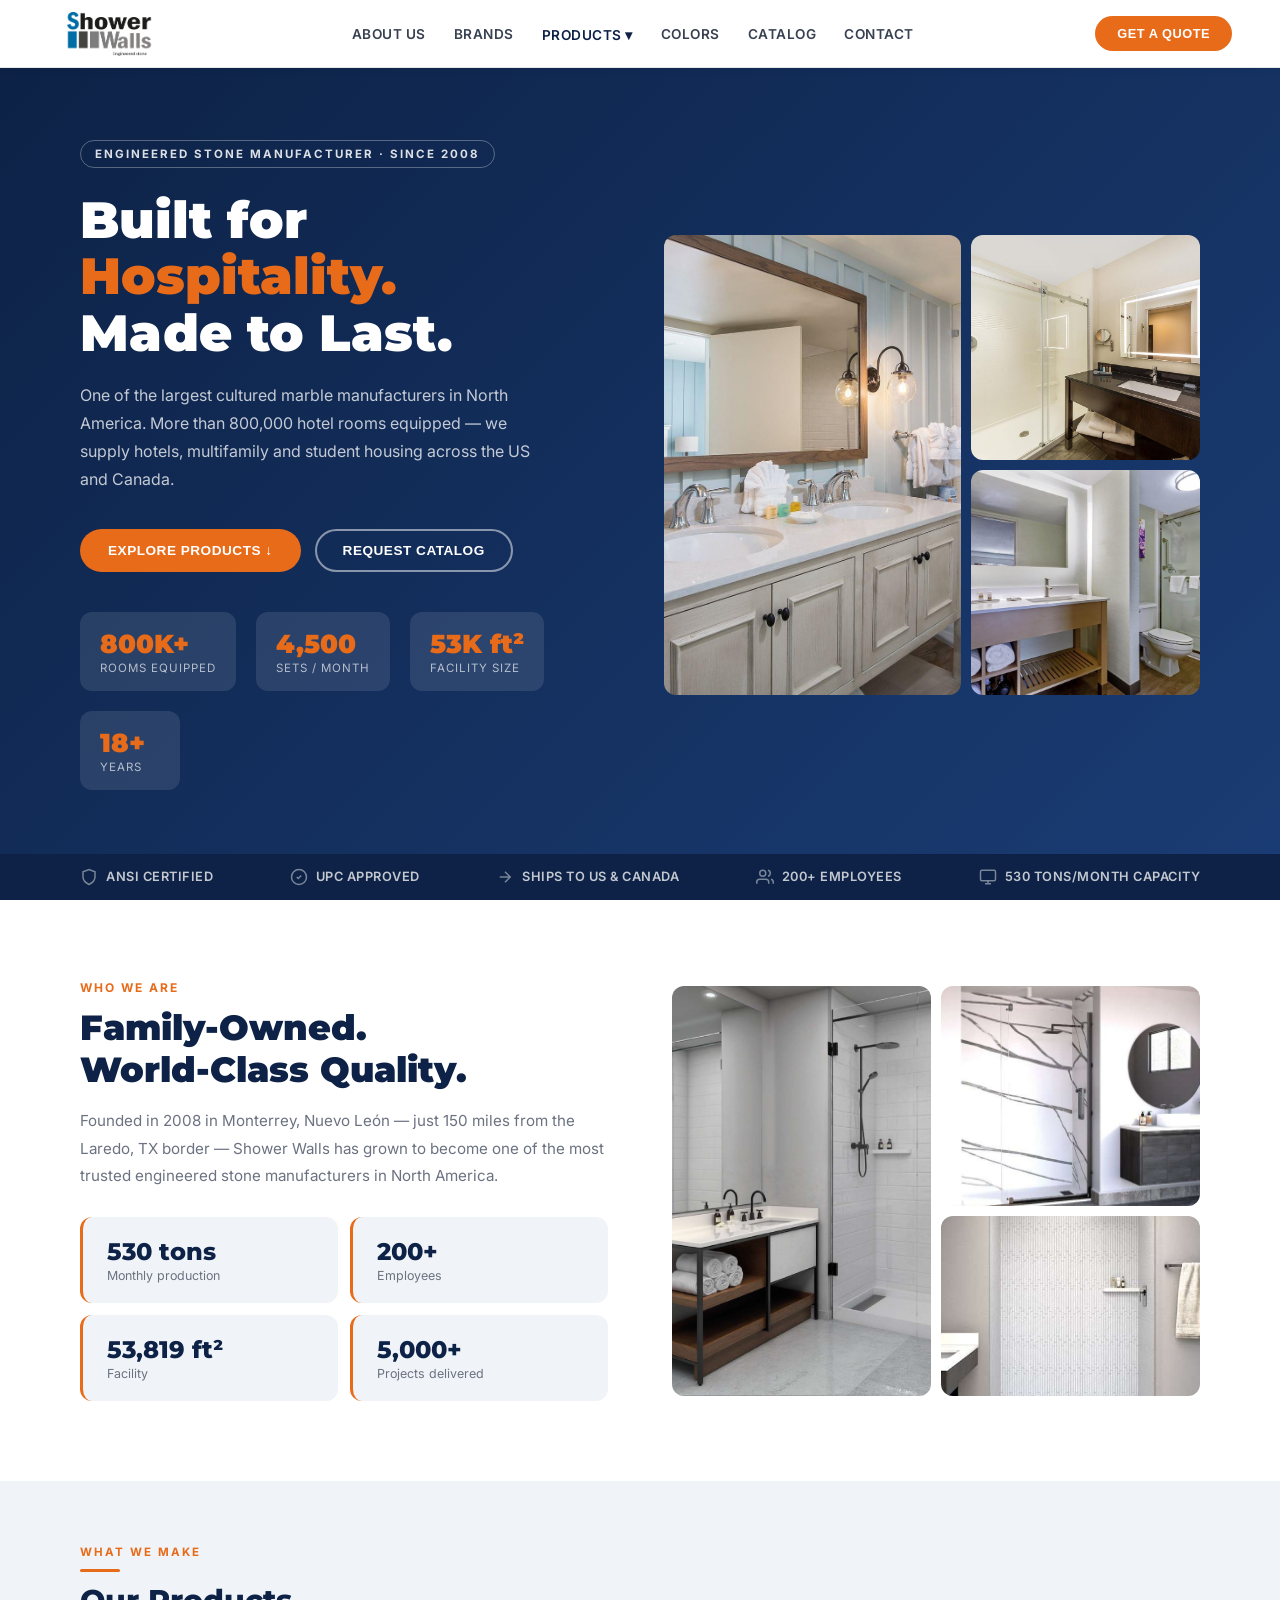
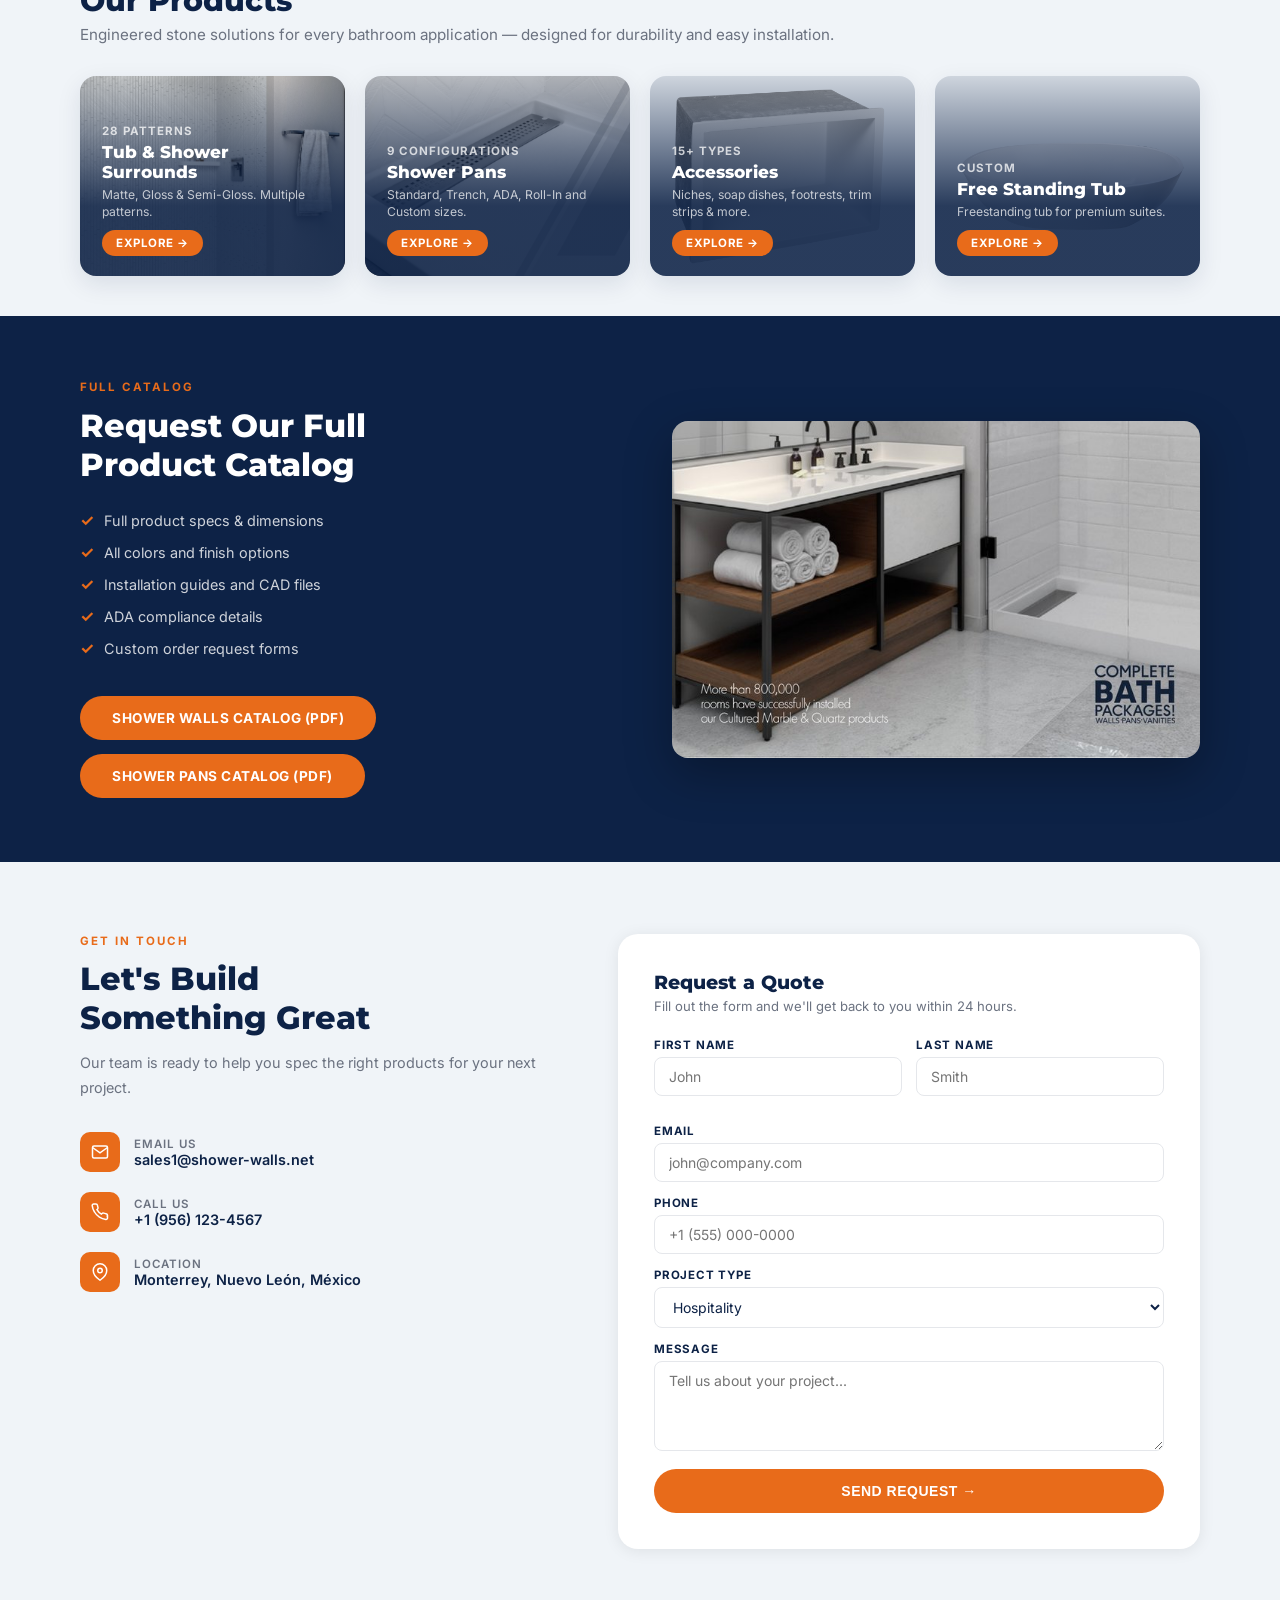
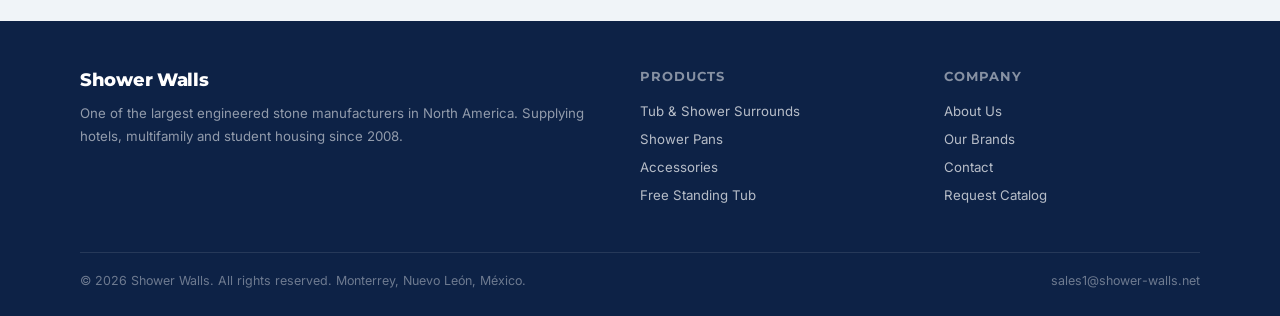
<file: index.html>
<!DOCTYPE html>
<html lang="en">
<head>
<meta charset="UTF-8"/>
<meta name="viewport" content="width=device-width,initial-scale=1.0"/>
<title>Shower Walls — Engineered Stone Manufacturer</title>
<!-- Google tag (gtag.js) -->
<script async src="https://www.googletagmanager.com/gtag/js?id=G-NM9H4ZJV7M"></script>
<script>
  window.dataLayer = window.dataLayer || [];
  function gtag(){dataLayer.push(arguments);}
  gtag('js', new Date());
  gtag('config', 'G-NM9H4ZJV7M');
</script>
<meta name="description" content="One of the largest cultured marble manufacturers in North America. Tub &amp; shower surrounds, shower pans and accessories for hospitality, multifamily and student housing."/>
<meta property="og:title" content="Shower Walls — Engineered Stone Manufacturer"/>
<meta property="og:description" content="Tub &amp; shower surrounds, shower pans and accessories for hospitality, multifamily and student housing. Made in Monterrey, México."/>
<meta property="og:image" content="https://shower-walls.net/images/Theory_SW_1.jpg"/>
<meta property="og:type" content="website"/>
<link href="https://fonts.googleapis.com/css2?family=Montserrat:wght@400;600;700;800;900&family=Inter:wght@300;400;500;600&display=swap" rel="stylesheet"/>
<link rel="stylesheet" href="css/style.css"/>
</head>
<body>

<!-- NAV -->
<nav>
  <div class="nav-logo">
    <img src="images/sw-logo.png" alt="Shower Walls" style="height:44px;width:auto"/>
  </div>
  <div class="nav-links" id="nav-links">
    <a href="#about">About Us</a>
    <a href="https://shower-walls.net" target="_blank">Brands</a>
    <div class="nav-dropdown" id="products-dropdown">
      <button type="button" class="nav-dropdown-toggle active" onclick="document.getElementById('products-dropdown').classList.toggle('open')">Products ▾</button>
      <div class="nav-dropdown-menu">
        <div class="nav-dropdown-menu-inner">
        <a href="surrounds.html">Tub &amp; Shower Surrounds</a>
        <a href="pans.html">Shower Pans</a>
        <a href="accessories.html">Accessories</a>
        <a href="tub.html">Free Standing Tub</a>
        </div>
      </div>
    </div>
    <a href="colors.html">Colors</a>
    <a href="#download">Catalog</a>
    <a href="#contact">Contact</a>
  </div>
  <button class="nav-burger" onclick="document.getElementById('nav-links').classList.toggle('open')" aria-label="Menu"><span></span><span></span><span></span></button>
  <button class="nav-cta" onclick="document.getElementById('contact').scrollIntoView({behavior:'auto'})">Get a Quote</button>
</nav>

<!-- HERO -->
<section class="hero">
  <div class="hero-content">
    <div class="hero-tag">Engineered Stone Manufacturer · Since 2008</div>
    <h1>Built for<br/><span>Hospitality.</span><br/>Made to Last.</h1>
    <p class="hero-desc">One of the largest cultured marble manufacturers in North America. More than 800,000 hotel rooms equipped — we supply hotels, multifamily and student housing across the US and Canada.</p>
    <div class="hero-btns">
      <button class="btn-hero-primary" onclick="document.getElementById('products').scrollIntoView({behavior:'auto'})">Explore Products ↓</button>
      <button class="btn-hero-outline" onclick="document.getElementById('download').scrollIntoView({behavior:'auto'})">Request Catalog</button>
    </div>
    <div class="hero-stats">
      <div class="stat-box"><div class="stat-num">800K+</div><div class="stat-label">Rooms Equipped</div></div>
      <div class="stat-box"><div class="stat-num">4,500</div><div class="stat-label">Sets / Month</div></div>
      <div class="stat-box"><div class="stat-num">53K ft²</div><div class="stat-label">Facility Size</div></div>
      <div class="stat-box"><div class="stat-num">18+</div><div class="stat-label">Years</div></div>
    </div>
  </div>
  <div class="hero-images">
    <div class="hero-img"><img src="images/lifestyle-hero-coastal-vanity.jpg" alt="Hotel bathroom with engineered stone shower surround and double vanity"/></div>
    <div class="hero-img"><img src="images/lifestyle-hero-modern-vanity.jpg" alt="Modern hotel vanity with backlit mirror"/></div>
    <div class="hero-img"><img src="images/lifestyle-hero-modern-shower.jpg" alt="Hotel bathroom with glass shower door"/></div>
  </div>
</section>

<!-- TRUST BAR -->
<div class="trust-bar">
  <div class="trust-item">
    <svg width="18" height="18" fill="none" stroke="currentColor" stroke-width="2" viewBox="0 0 24 24"><path d="M12 22s8-4 8-10V5l-8-3-8 3v7c0 6 8 10 8 10z"/></svg>
    ANSI Certified
  </div>
  <div class="trust-item">
    <svg width="18" height="18" fill="none" stroke="currentColor" stroke-width="2" viewBox="0 0 24 24"><circle cx="12" cy="12" r="10"/><path d="M9 12l2 2 4-4"/></svg>
    UPC Approved
  </div>
  <div class="trust-item">
    <svg width="18" height="18" fill="none" stroke="currentColor" stroke-width="2" viewBox="0 0 24 24"><path d="M5 12h14M12 5l7 7-7 7"/></svg>
    Ships to US &amp; Canada
  </div>
  <div class="trust-item">
    <svg width="18" height="18" fill="none" stroke="currentColor" stroke-width="2" viewBox="0 0 24 24"><path d="M17 21v-2a4 4 0 0 0-4-4H5a4 4 0 0 0-4 4v2"/><circle cx="9" cy="7" r="4"/><path d="M23 21v-2a4 4 0 0 0-3-3.87M16 3.13a4 4 0 0 1 0 7.75"/></svg>
    200+ Employees
  </div>
  <div class="trust-item">
    <svg width="18" height="18" fill="none" stroke="currentColor" stroke-width="2" viewBox="0 0 24 24"><rect x="2" y="3" width="20" height="14" rx="2"/><path d="M8 21h8M12 17v4"/></svg>
    530 Tons/Month Capacity
  </div>
</div>

<!-- ABOUT -->
<section class="about" id="about">
  <div>
    <div class="about-tag">Who We Are</div>
    <h2>Family-Owned.<br/>World-Class Quality.</h2>
    <p>Founded in 2008 in Monterrey, Nuevo León — just 150 miles from the Laredo, TX border — Shower Walls has grown to become one of the most trusted engineered stone manufacturers in North America.</p>
    <div class="about-grid">
      <div class="about-stat"><div class="about-stat-num">530 tons</div><div class="about-stat-label">Monthly production</div></div>
      <div class="about-stat"><div class="about-stat-num">200+</div><div class="about-stat-label">Employees</div></div>
      <div class="about-stat"><div class="about-stat-num">53,819 ft²</div><div class="about-stat-label">Facility</div></div>
      <div class="about-stat"><div class="about-stat-num">5,000+</div><div class="about-stat-label">Projects delivered</div></div>
    </div>
  </div>
  <div class="about-images">
    <div class="about-img tall"><img src="images/lifestyle-shower-glass-hardware.jpg" alt="Walk-in shower with cultured marble surround and glass door"/></div>
    <div class="about-img"><img src="images/lifestyle-shower-marble-vein.jpg" alt="Shower with dramatic veined marble-look surround"/></div>
    <div class="about-img"><img src="images/lifestyle-shower-athens-pan.jpg" alt="Athens pattern shower with matching pan"/></div>
  </div>
</section>

<!-- PRODUCTS -->
<section id="products">
  <div class="sec-header" style="background:var(--light)">
    <div class="sec-tag">What We Make</div>
    <div class="sec-divider"></div>
    <h2>Our Products</h2>
    <p>Engineered stone solutions for every bathroom application — designed for durability and easy installation.</p>
  </div>

  <!-- Category overview -->
  <div class="cat-overview" style="background:var(--light)">
    <a class="cat-card" href="surrounds.html">
      <img src="images/lifestyle-textured-shower-towel.jpg" alt="Surrounds"/>
      <div class="cat-card-overlay"></div>
      <div class="cat-card-body">
        <div class="cat-card-count">28 Patterns</div>
        <div class="cat-card-title">Tub &amp; Shower Surrounds</div>
        <div class="cat-card-desc">Matte, Gloss &amp; Semi-Gloss. Multiple patterns.</div>
        <span class="cat-explore">Explore →</span>
      </div>
    </a>
    <a class="cat-card" href="pans.html">
      <img src="images/lifestyle-pan-drain-detail.jpg" alt="Pans"/>
      <div class="cat-card-overlay"></div>
      <div class="cat-card-body">
        <div class="cat-card-count">9 Configurations</div>
        <div class="cat-card-title">Shower Pans</div>
        <div class="cat-card-desc">Standard, Trench, ADA, Roll-In and Custom sizes.</div>
        <span class="cat-explore">Explore →</span>
      </div>
    </a>
    <a class="cat-card" href="accessories.html">
      <img src="images/Niche_SW_1.png" alt="Accessories"/>
      <div class="cat-card-overlay"></div>
      <div class="cat-card-body">
        <div class="cat-card-count">15+ Types</div>
        <div class="cat-card-title">Accessories</div>
        <div class="cat-card-desc">Niches, soap dishes, footrests, trim strips &amp; more.</div>
        <span class="cat-explore">Explore →</span>
      </div>
    </a>
    <a class="cat-card" href="tub.html">
      <img src="images/Tina_SW_1.png" alt="Free Standing Tub"/>
      <div class="cat-card-overlay"></div>
      <div class="cat-card-body">
        <div class="cat-card-count">Custom</div>
        <div class="cat-card-title">Free Standing Tub</div>
        <div class="cat-card-desc">Freestanding tub for premium suites.</div>
        <span class="cat-explore">Explore →</span>
      </div>
    </a>
  </div>
</section>

<!-- DOWNLOAD -->
<section class="download-section" id="download">
  <div>
    <div class="download-tag">Full Catalog</div>
    <h2>Request Our Full<br/>Product Catalog</h2>
    <ul class="download-list">
      <li>Full product specs &amp; dimensions</li>
      <li>All colors and finish options</li>
      <li>Installation guides and CAD files</li>
      <li>ADA compliance details</li>
      <li>Custom order request forms</li>
    </ul>
    <div style="display:flex;gap:14px;flex-wrap:wrap">
      <a class="btn-download" href="downloads/Shower-Walls-Catalog.pdf" download style="display:inline-block;text-decoration:none">Shower Walls Catalog (PDF)</a>
      <a class="btn-download" href="downloads/Shower-Pans-Catalog.pdf" download style="display:inline-block;text-decoration:none">Shower Pans Catalog (PDF)</a>
    </div>
  </div>
  <div class="download-img-wrap">
    <img src="images/catalog-cover-2025.jpg" alt="Shower Walls 2025 Product Catalog cover"/>
  </div>
</section>

<!-- CONTACT -->
<section class="contact-section" id="contact">
  <div>
    <div class="contact-tag">Get in Touch</div>
    <h2>Let's Build<br/>Something Great</h2>
    <p class="contact-desc">Our team is ready to help you spec the right products for your next project.</p>
    <div class="contact-info-item">
      <div class="contact-icon">
        <svg width="18" height="18" fill="none" stroke="#fff" stroke-width="2" viewBox="0 0 24 24"><path d="M4 4h16c1.1 0 2 .9 2 2v12c0 1.1-.9 2-2 2H4c-1.1 0-2-.9-2-2V6c0-1.1.9-2 2-2z"/><polyline points="22,6 12,13 2,6"/></svg>
      </div>
      <div>
        <div class="contact-info-label">Email Us</div>
        <div class="contact-info-value">sales1@shower-walls.net</div>
      </div>
    </div>
    <div class="contact-info-item">
      <div class="contact-icon">
        <svg width="18" height="18" fill="none" stroke="#fff" stroke-width="2" viewBox="0 0 24 24"><path d="M22 16.92v3a2 2 0 0 1-2.18 2 19.79 19.79 0 0 1-8.63-3.07A19.5 19.5 0 0 1 4.69 12 19.79 19.79 0 0 1 1.61 3.46 2 2 0 0 1 3.59 1.28h3a2 2 0 0 1 2 1.72c.127.96.361 1.903.7 2.81a2 2 0 0 1-.45 2.11L7.91 8.84a16 16 0 0 0 6 6l.87-.87a2 2 0 0 1 2.11-.45c.907.339 1.85.573 2.81.7A2 2 0 0 1 21.73 16.92z"/></svg>
      </div>
      <div>
        <div class="contact-info-label">Call Us</div>
        <div class="contact-info-value">+1 (956) 123-4567</div>
      </div>
    </div>
    <div class="contact-info-item">
      <div class="contact-icon">
        <svg width="18" height="18" fill="none" stroke="#fff" stroke-width="2" viewBox="0 0 24 24"><path d="M21 10c0 7-9 13-9 13s-9-6-9-13a9 9 0 0 1 18 0z"/><circle cx="12" cy="10" r="3"/></svg>
      </div>
      <div>
        <div class="contact-info-label">Location</div>
        <div class="contact-info-value">Monterrey, Nuevo León, México</div>
      </div>
    </div>
  </div>
  <div class="quote-form">
    <form id="sw-form" action="https://formspree.io/f/mzdnqben" method="POST">
      <div class="form-title">Request a Quote</div>
      <div class="form-subtitle">Fill out the form and we'll get back to you within 24 hours.</div>
      <div class="form-row">
        <div class="form-group"><label>First Name</label><input required type="text" name="first_name" placeholder="John"/></div>
        <div class="form-group"><label>Last Name</label><input required type="text" name="last_name" placeholder="Smith"/></div>
      </div>
      <div class="form-group"><label>Email</label><input required type="email" name="email" placeholder="john@company.com"/></div>
      <div class="form-group"><label>Phone</label><input type="tel" name="phone" placeholder="+1 (555) 000-0000"/></div>
      <div class="form-group">
        <label>Project Type</label>
        <select name="project_type">
          <option>Hospitality</option>
          <option>Multifamily</option>
          <option>Student Housing</option>
          <option>Residential</option>
          <option>Healthcare / ADA</option>
          <option>Other</option>
        </select>
      </div>
      <div class="form-group"><label>Message</label><textarea name="message" placeholder="Tell us about your project..."></textarea></div>
      <button type="submit" id="sw-form-btn" class="btn-submit">Send Request →</button>
    </form>
    <div id="sw-form-success" style="display:none;text-align:center;padding:30px 10px;">
      <div style="font-size:1.5rem;color:var(--accent,#1E4D8C);font-weight:600;">Thank you!</div>
      <p style="margin-top:12px;">We have received your request. An advisor will contact you within 24 hours.</p>
    </div>
  </div>
</section>
<script>
(function(){
  var form = document.getElementById('sw-form');
  form.addEventListener('submit', async function(e){
    e.preventDefault();
    var btn = document.getElementById('sw-form-btn');
    btn.disabled = true;
    btn.textContent = 'Sending…';
    try{
      var data = new FormData(form);
      var res = await fetch(form.action, {method:'POST', body:data, headers:{Accept:'application/json'}});
      if(res.ok){
        form.style.display = 'none';
        document.getElementById('sw-form-success').style.display = 'block';
      } else {
        btn.disabled = false;
        btn.textContent = 'Send Request →';
        alert('Something went wrong. Please try again, or email us at sales1@shower-walls.net.');
      }
    } catch(err){
      btn.disabled = false;
      btn.textContent = 'Send Request →';
      alert('Something went wrong. Please try again, or email us at sales1@shower-walls.net.');
    }
  });
})();
</script>

<!-- FOOTER -->
<footer>
  <div class="footer-top">
    <div class="footer-brand">
      <span class="nav-logo-text">Shower Walls</span>
      <p>One of the largest engineered stone manufacturers in North America. Supplying hotels, multifamily and student housing since 2008.</p>
    </div>
    <div class="footer-col">
      <h4>Products</h4>
      <ul>
        <li><a href="surrounds.html">Tub &amp; Shower Surrounds</a></li>
        <li><a href="pans.html">Shower Pans</a></li>
        <li><a href="accessories.html">Accessories</a></li>
        <li><a href="tub.html">Free Standing Tub</a></li>
      </ul>
    </div>
    <div class="footer-col">
      <h4>Company</h4>
      <ul>
        <li><a href="#about">About Us</a></li>
        <li><a href="https://shower-walls.net" target="_blank">Our Brands</a></li>
        <li><a href="#contact">Contact</a></li>
        <li><a href="#download">Request Catalog</a></li>
      </ul>
    </div>
  </div>
  <div class="footer-bottom">
    <p>© 2026 Shower Walls. All rights reserved. Monterrey, Nuevo León, México.</p>
    <p>sales1@shower-walls.net</p>
  </div>
</footer>

</body>
</html>
</file>
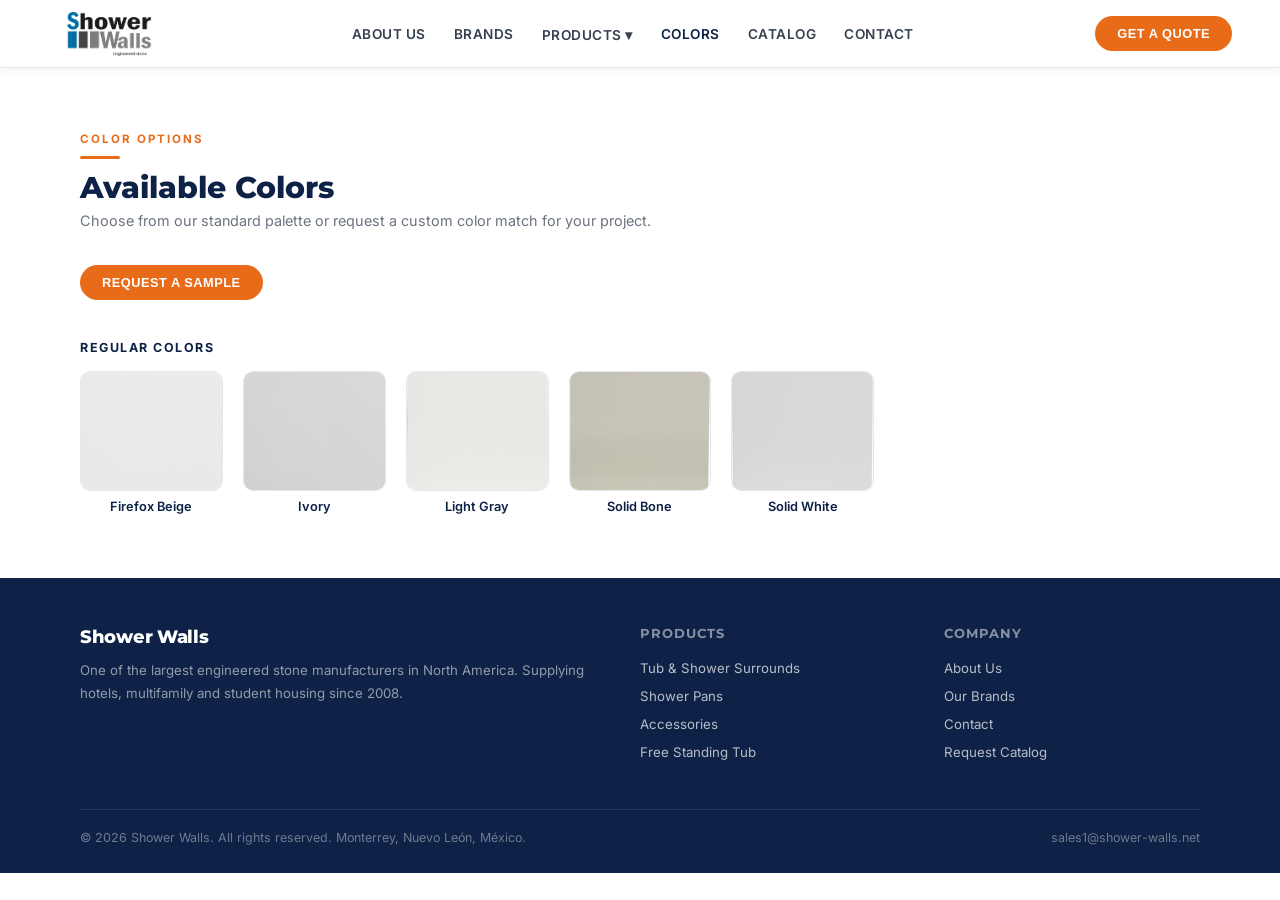
<file: colors.html>
<!DOCTYPE html>
<html lang="en">
<head>
<meta charset="UTF-8"/>
<meta name="viewport" content="width=device-width,initial-scale=1.0"/>
<title>Available Colors — Shower Walls</title>
<meta name="description" content="Choose from our standard palette or request a custom color match for your project."/>
<link href="https://fonts.googleapis.com/css2?family=Montserrat:wght@400;600;700;800;900&family=Inter:wght@300;400;500;600&display=swap" rel="stylesheet"/>
<link rel="stylesheet" href="css/style.css"/>
</head>
<body>

<!-- NAV -->
<nav>
  <div class="nav-logo">
    <a href="index.html"><img src="images/sw-logo.png" alt="Shower Walls" style="height:44px;width:auto"/></a>
  </div>
  <div class="nav-links" id="nav-links">
    <a href="index.html#about">About Us</a>
    <a href="https://shower-walls.net" target="_blank">Brands</a>
    <div class="nav-dropdown" id="products-dropdown">
      <button type="button" class="nav-dropdown-toggle" onclick="document.getElementById('products-dropdown').classList.toggle('open')">Products ▾</button>
      <div class="nav-dropdown-menu">
        <div class="nav-dropdown-menu-inner">
        <a href="surrounds.html">Tub &amp; Shower Surrounds</a>
        <a href="pans.html">Shower Pans</a>
        <a href="accessories.html">Accessories</a>
        <a href="tub.html">Free Standing Tub</a>
        </div>
      </div>
    </div>
    <a href="colors.html" class="active">Colors</a>
    <a href="index.html#download">Catalog</a>
    <a href="index.html#contact">Contact</a>
  </div>
  <button class="nav-burger" onclick="document.getElementById('nav-links').classList.toggle('open')" aria-label="Menu"><span></span><span></span><span></span></button>
  <button class="nav-cta" onclick="location.href='index.html#contact'">Get a Quote</button>
</nav>

<!-- COLORS -->
<section class="colors-section" id="colors">
  <div class="sec-tag">Color Options</div>
  <div class="sec-divider"></div>
  <h2>Available Colors</h2>
  <p class="colors-subtitle">Choose from our standard palette or request a custom color match for your project.</p>
  <button class="nav-cta" style="margin-bottom:8px" onclick="location.href='index.html#contact'">Request a Sample</button>

  <div class="colors-group-label">Regular Colors</div>
  <div class="colors-grid">
    <div class="color-swatch">
      <div class="color-swatch-img"><img src="images/Firefox-Beige_Textura_1-1.png" alt="Firefox Beige"/></div>
      <div class="color-swatch-name">Firefox Beige</div>
    </div>
    <div class="color-swatch">
      <div class="color-swatch-img"><img src="images/Ivory_Textura_1.png" alt="Ivory"/></div>
      <div class="color-swatch-name">Ivory</div>
    </div>
    <div class="color-swatch">
      <div class="color-swatch-img"><img src="images/Light-Gray_Textura_1-1.png" alt="Light Gray"/></div>
      <div class="color-swatch-name">Light Gray</div>
    </div>
    <div class="color-swatch">
      <div class="color-swatch-img"><img src="images/Solid-Bone_Textura_1.png" alt="Solid Bone"/></div>
      <div class="color-swatch-name">Solid Bone</div>
    </div>
    <div class="color-swatch">
      <div class="color-swatch-img"><img src="images/Solid-White_Textura_1.png" alt="Solid White"/></div>
      <div class="color-swatch-name">Solid White</div>
    </div>
  </div>
</section>

<!-- FOOTER -->
<footer>
  <div class="footer-top">
    <div class="footer-brand">
      <span class="nav-logo-text">Shower Walls</span>
      <p>One of the largest engineered stone manufacturers in North America. Supplying hotels, multifamily and student housing since 2008.</p>
    </div>
    <div class="footer-col">
      <h4>Products</h4>
      <ul>
        <li><a href="surrounds.html">Tub &amp; Shower Surrounds</a></li>
        <li><a href="pans.html">Shower Pans</a></li>
        <li><a href="accessories.html">Accessories</a></li>
        <li><a href="tub.html">Free Standing Tub</a></li>
      </ul>
    </div>
    <div class="footer-col">
      <h4>Company</h4>
      <ul>
        <li><a href="index.html#about">About Us</a></li>
        <li><a href="https://shower-walls.net" target="_blank">Our Brands</a></li>
        <li><a href="index.html#contact">Contact</a></li>
        <li><a href="index.html#download">Request Catalog</a></li>
      </ul>
    </div>
  </div>
  <div class="footer-bottom">
    <p>© 2026 Shower Walls. All rights reserved. Monterrey, Nuevo León, México.</p>
    <p>sales1@shower-walls.net</p>
  </div>
</footer>

</body>
</html>
</file>
<file: css/style.css>
*,*::before,*::after{box-sizing:border-box;margin:0;padding:0}
html{scroll-behavior:auto}
body{font-family:'Inter',sans-serif;color:#1a1a2e;background:#fff}
a{text-decoration:none;color:inherit}
img{max-width:100%;display:block}
:root{
  --navy:#0d2246;
  --blue:#1a3c74;
  --orange:#e86b1a;
  --light:#f0f4f8;
  --gray:#6b7280;
  --white:#fff;
  --shadow:0 2px 16px rgba(0,0,0,.08);
}

/* ── NAV ── */
nav{position:sticky;top:0;z-index:200;background:var(--white);border-bottom:1px solid #e5e7eb;
  display:flex;align-items:center;justify-content:space-between;padding:0 48px;height:68px;
  box-shadow:0 2px 8px rgba(0,0,0,.06)}
.nav-logo{display:flex;align-items:center;gap:10px}
.nav-logo img{height:40px}
.nav-logo-text{font-family:'Montserrat',sans-serif;font-weight:800;font-size:1.1rem;color:var(--navy);letter-spacing:-.3px}
.nav-links{display:flex;gap:28px;align-items:center}
.nav-links a{font-size:.85rem;font-weight:600;text-transform:uppercase;letter-spacing:.5px;color:#374151;transition:color .2s}
.nav-links a:hover,.nav-links a.active{color:var(--navy)}

.nav-dropdown{position:relative}
.nav-dropdown-toggle{background:none;border:none;font-family:inherit;cursor:pointer;
  font-size:.85rem;font-weight:600;text-transform:uppercase;letter-spacing:.5px;color:#374151;transition:color .2s}
.nav-dropdown-toggle:hover,.nav-dropdown-toggle.active{color:var(--navy)}
.nav-dropdown-menu{position:absolute;top:100%;left:0;margin-top:0;padding-top:14px;background:transparent;
  display:none;flex-direction:column;z-index:210}
.nav-dropdown-menu-inner{background:#fff;border-radius:12px;
  box-shadow:0 16px 32px rgba(13,34,70,.18);border:1px solid #eef0f3;padding:8px;min-width:230px;
  display:flex;flex-direction:column;gap:2px}
.nav-dropdown:hover .nav-dropdown-menu,.nav-dropdown.open .nav-dropdown-menu{display:flex}
.nav-dropdown-menu a{padding:11px 14px;border-radius:8px;font-size:.82rem;font-weight:600;
  text-transform:none;letter-spacing:0;color:var(--navy);white-space:nowrap}
.nav-dropdown-menu a:hover{background:var(--light);color:var(--orange)}
@media(max-width:768px){
  .nav-dropdown-menu{position:static;padding-top:4px}
  .nav-dropdown-menu-inner{box-shadow:none;border:none;padding:0 0 0 14px}
}
.nav-burger{display:none;background:none;border:none;cursor:pointer;padding:8px;flex-direction:column;gap:5px}
.nav-burger span{display:block;width:22px;height:2px;background:var(--navy)}
.nav-cta{background:var(--orange);color:#fff;border:none;border-radius:50px;padding:10px 22px;
  font-size:.8rem;font-weight:700;text-transform:uppercase;letter-spacing:.5px;cursor:pointer;transition:background .2s}
.nav-cta:hover{background:#c9570f}

/* ── HERO ── */
.hero{background:linear-gradient(135deg,var(--navy) 0%,var(--blue) 100%);
  display:grid;grid-template-columns:1fr 1fr;gap:48px;align-items:center;
  padding:72px 80px 64px;min-height:540px}
.hero-tag{display:inline-block;border:1.5px solid rgba(255,255,255,.3);color:rgba(255,255,255,.85);
  font-size:.72rem;font-weight:700;text-transform:uppercase;letter-spacing:2px;
  padding:6px 14px;border-radius:50px;margin-bottom:24px}
.hero h1{font-family:'Montserrat',sans-serif;font-size:clamp(2.2rem,4vw,3.4rem);font-weight:900;
  line-height:1.1;color:#fff;margin-bottom:20px}
.hero h1 span{color:var(--orange)}
.hero-desc{font-size:1rem;color:rgba(255,255,255,.75);line-height:1.75;max-width:460px;margin-bottom:36px}
.hero-btns{display:flex;gap:14px;flex-wrap:wrap}
.btn-hero-primary{background:var(--orange);color:#fff;border:none;border-radius:50px;
  padding:14px 28px;font-size:.85rem;font-weight:700;text-transform:uppercase;letter-spacing:.5px;
  cursor:pointer;transition:background .2s}
.btn-hero-primary:hover{background:#c9570f}
.btn-hero-outline{background:transparent;color:#fff;border:2px solid rgba(255,255,255,.5);border-radius:50px;
  padding:12px 26px;font-size:.85rem;font-weight:700;text-transform:uppercase;letter-spacing:.5px;
  cursor:pointer;transition:all .2s}
.btn-hero-outline:hover{border-color:#fff;background:rgba(255,255,255,.08)}
.hero-stats{display:flex;gap:20px;margin-top:40px;flex-wrap:wrap}
.stat-box{background:rgba(255,255,255,.1);border-radius:12px;padding:16px 20px;min-width:100px}
.stat-num{font-family:'Montserrat',sans-serif;font-size:1.6rem;font-weight:900;color:var(--orange)}
.stat-label{font-size:.72rem;text-transform:uppercase;letter-spacing:1px;color:rgba(255,255,255,.65);margin-top:2px}
.hero-images{display:grid;grid-template-columns:1.3fr 1fr;grid-template-rows:1fr 1fr;gap:10px;height:460px}
.hero-img{border-radius:12px;overflow:hidden;background:#1a3c74}
.hero-img img{width:100%;height:100%;object-fit:cover}
.hero-img:first-child{grid-column:1;grid-row:1 / 3}
.hero-img:nth-child(2){grid-column:2;grid-row:1}
.hero-img:nth-child(3){grid-column:2;grid-row:2}

/* ── TRUST BAR ── */
.trust-bar{background:var(--navy);padding:14px 80px;display:flex;gap:40px;align-items:center;
  justify-content:space-between;flex-wrap:wrap}
.trust-item{display:flex;align-items:center;gap:8px;color:rgba(255,255,255,.75);font-size:.8rem;
  font-weight:600;text-transform:uppercase;letter-spacing:.5px}
.trust-item svg{opacity:.6}

/* ── ABOUT ── */
.about{padding:80px 80px;display:grid;grid-template-columns:1fr 1fr;gap:64px;align-items:center;background:#fff}
.about-tag{font-size:.75rem;font-weight:700;text-transform:uppercase;letter-spacing:2px;color:var(--orange);margin-bottom:12px}
.about h2{font-family:'Montserrat',sans-serif;font-size:2.2rem;font-weight:900;color:var(--navy);line-height:1.2;margin-bottom:16px}
.about p{color:var(--gray);line-height:1.8;margin-bottom:28px;font-size:.95rem}
.about-grid{display:grid;grid-template-columns:1fr 1fr;gap:12px}
.about-stat{background:var(--light);border-radius:12px;padding:20px 24px;border-left:3px solid var(--orange)}
.about-stat-num{font-family:'Montserrat',sans-serif;font-size:1.5rem;font-weight:800;color:var(--navy)}
.about-stat-label{font-size:.78rem;color:var(--gray);margin-top:2px}
.about-images{display:grid;grid-template-columns:1fr 1fr;grid-template-rows:220px 180px;gap:10px}
.about-img{border-radius:12px;overflow:hidden}
.about-img img{width:100%;height:100%;object-fit:cover}
.about-img.tall{grid-row:span 2}

/* ── SECTION HEADER ── */
.sec-header{padding:64px 80px 32px}
.sec-tag{font-size:.72rem;font-weight:700;text-transform:uppercase;letter-spacing:2px;color:var(--orange);margin-bottom:8px}
.sec-divider{width:40px;height:3px;background:var(--orange);border-radius:2px;margin:10px 0}
.sec-header h2{font-family:'Montserrat',sans-serif;font-size:1.9rem;font-weight:800;color:var(--navy)}
.sec-header p{color:var(--gray);margin-top:6px;font-size:.95rem}

/* ── CATEGORY OVERVIEW CARDS ── */
.cat-overview{display:grid;grid-template-columns:repeat(4,1fr);gap:20px;padding:0 80px 40px}
.cat-card{display:block;border-radius:16px;overflow:hidden;position:relative;height:200px;cursor:pointer;
  transition:transform .3s,box-shadow .3s;box-shadow:0 8px 24px rgba(13,34,70,.10)}
.cat-card:hover{transform:translateY(-6px);box-shadow:0 16px 34px rgba(13,34,70,.20)}
.cat-card img{width:100%;height:100%;object-fit:cover;transition:transform .5s ease}
.cat-card:hover img{transform:scale(1.08)}
.cat-card.active{box-shadow:0 0 0 3px var(--orange),0 16px 34px rgba(13,34,70,.20)}
.cat-card-overlay{position:absolute;inset:0;background:linear-gradient(to top,rgba(13,34,70,.88) 35%,rgba(13,34,70,.15) 100%);transition:background .3s}
.cat-card-body{position:absolute;bottom:0;left:0;right:0;padding:20px 22px}
.cat-card-count{font-size:.72rem;font-weight:700;text-transform:uppercase;letter-spacing:1px;
  color:rgba(255,255,255,.75);margin-bottom:4px}
.cat-card-title{font-family:'Montserrat',sans-serif;font-size:1.05rem;font-weight:800;color:#fff;margin-bottom:4px}
.cat-card-desc{font-size:.76rem;color:rgba(255,255,255,.72);line-height:1.4}
.cat-explore{margin-top:10px;display:inline-flex;align-items:center;gap:5px;background:var(--orange);color:#fff;
  font-size:.72rem;font-weight:700;text-transform:uppercase;letter-spacing:.5px;
  padding:6px 14px;border-radius:50px;transition:padding .2s,gap .2s}
.cat-card:hover .cat-explore{padding-right:18px;gap:8px}

/* ── PRODUCTS SECTION ── */
.products-section{background:var(--light);padding:0 80px 64px}
.prod-panel{display:none}
.prod-panel.active{display:block}
.prod-section-label{font-family:'Montserrat',sans-serif;font-size:.75rem;font-weight:800;
  text-transform:uppercase;letter-spacing:2px;color:var(--navy);padding:8px 0 20px;
  display:flex;align-items:center;gap:12px}
.prod-section-label::after{content:'';flex:1;height:1px;background:#d1d5db}

.products-grid{display:grid;grid-template-columns:repeat(5,1fr);gap:14px}
.products-grid.pans-grid{grid-template-columns:repeat(4,1fr)}
.products-grid.acc-grid{grid-template-columns:repeat(5,1fr)}

/* ── PRODUCT CARD ── */
.prod-card{background:#fff;border-radius:14px;overflow:hidden;cursor:pointer;
  transition:transform .2s,box-shadow .2s;box-shadow:0 1px 4px rgba(0,0,0,.06)}
.prod-card:hover{transform:translateY(-4px);box-shadow:0 8px 24px rgba(0,0,0,.12)}
.prod-card-img{height:150px;overflow:hidden;background:#eef0f3;box-shadow:inset 0 0 0 1px rgba(0,0,0,.06)}
.prod-card-img img{width:100%;height:100%;object-fit:cover;transition:transform .4s;filter:brightness(0.8) contrast(2) saturate(1.05)}
.prod-card-img img[src^="images/"]{filter:none}
.prod-card:hover .prod-card-img img{transform:scale(1.06)}
.prod-card-body{padding:12px 14px 14px}
.prod-card-name{font-family:'Montserrat',sans-serif;font-size:.85rem;font-weight:700;color:var(--navy);margin-bottom:4px;line-height:1.3}
.prod-card-desc{font-size:.72rem;color:var(--gray);line-height:1.45;margin-bottom:8px}
.prod-card-tags{display:flex;flex-wrap:wrap;gap:4px}
.prod-tag{background:#e8f0fe;color:#1a3c74;border-radius:20px;font-size:.65rem;font-weight:600;padding:3px 8px}
.prod-tag.ada{background:#fef3c7;color:#92400e}
.prod-tag.custom{background:#fce7f3;color:#9d174d}

/* ── COLORS SECTION ── */
.colors-section{padding:64px 80px;background:#fff}
.colors-section h2{font-family:'Montserrat',sans-serif;font-size:1.9rem;font-weight:800;color:var(--navy);margin-bottom:6px}
.colors-section .sec-tag{margin-bottom:8px}
.colors-subtitle{color:var(--gray);font-size:.9rem;margin-bottom:36px}
.colors-group-label{font-size:.78rem;font-weight:700;text-transform:uppercase;letter-spacing:1.5px;
  color:var(--navy);margin-bottom:16px;margin-top:32px}
.colors-grid{display:grid;grid-template-columns:repeat(auto-fill,minmax(140px,1fr));gap:20px}
.color-swatch{cursor:default;transition:transform .2s}
.color-swatch:hover{transform:translateY(-3px)}
.color-swatch-img{border-radius:10px;overflow:hidden;height:120px;border:1px solid #e5e7eb}
.color-swatch-img img{width:100%;height:100%;object-fit:cover}
.color-swatch-name{font-size:.8rem;font-weight:600;color:var(--navy);margin-top:8px;text-align:center}

/* ── DOWNLOAD ── */
.download-section{background:var(--navy);padding:64px 80px;display:grid;
  grid-template-columns:1fr 1fr;gap:64px;align-items:center}
.download-tag{font-size:.72rem;font-weight:700;text-transform:uppercase;letter-spacing:2px;color:var(--orange);margin-bottom:12px}
.download-section h2{font-family:'Montserrat',sans-serif;font-size:2rem;font-weight:800;color:#fff;margin-bottom:20px}
.download-list{list-style:none;margin-bottom:32px}
.download-list li{color:rgba(255,255,255,.8);font-size:.9rem;padding:6px 0;display:flex;align-items:center;gap:10px}
.download-list li::before{content:'✓';color:var(--orange);font-weight:700;font-size:1rem}
.btn-download{background:var(--orange);color:#fff;border:none;border-radius:50px;
  padding:14px 32px;font-size:.85rem;font-weight:700;text-transform:uppercase;letter-spacing:.5px;
  cursor:pointer;transition:background .2s}
.btn-download:hover{background:#c9570f}
.download-img-wrap{border-radius:16px;overflow:hidden;box-shadow:0 16px 48px rgba(0,0,0,.3)}
.download-img-wrap img{width:100%;object-fit:cover}

/* ── CONTACT ── */
.contact-section{padding:72px 80px;display:grid;grid-template-columns:1fr 1fr;gap:64px;background:var(--light)}
.contact-tag{font-size:.72rem;font-weight:700;text-transform:uppercase;letter-spacing:2px;color:var(--orange);margin-bottom:12px}
.contact-section h2{font-family:'Montserrat',sans-serif;font-size:2rem;font-weight:800;color:var(--navy);line-height:1.2;margin-bottom:14px}
.contact-section .contact-desc{color:var(--gray);font-size:.9rem;line-height:1.7;margin-bottom:32px}
.contact-info-item{display:flex;align-items:center;gap:14px;margin-bottom:20px}
.contact-icon{width:40px;height:40px;background:var(--orange);border-radius:10px;display:flex;
  align-items:center;justify-content:center;flex-shrink:0}
.contact-info-label{font-size:.72rem;text-transform:uppercase;letter-spacing:1px;color:var(--gray);font-weight:600}
.contact-info-value{font-size:.9rem;font-weight:600;color:var(--navy)}

.quote-form{background:#fff;border-radius:20px;padding:36px;box-shadow:var(--shadow)}
.form-title{font-family:'Montserrat',sans-serif;font-size:1.2rem;font-weight:800;color:var(--navy);margin-bottom:4px}
.form-subtitle{font-size:.82rem;color:var(--gray);margin-bottom:24px}
.form-row{display:grid;grid-template-columns:1fr 1fr;gap:14px;margin-bottom:14px}
.form-group{display:flex;flex-direction:column;gap:5px;margin-bottom:14px}
.form-group label{font-size:.72rem;font-weight:700;text-transform:uppercase;letter-spacing:.8px;color:var(--navy)}
.form-group input,.form-group select,.form-group textarea{
  border:1.5px solid #e5e7eb;border-radius:8px;padding:10px 14px;font-size:.875rem;
  font-family:'Inter',sans-serif;color:var(--navy);transition:border-color .2s;outline:none;background:#fff}
.form-group input:focus,.form-group select:focus,.form-group textarea:focus{border-color:var(--orange)}
.form-group textarea{resize:vertical;min-height:90px}
.btn-submit{width:100%;background:var(--orange);color:#fff;border:none;border-radius:50px;
  padding:14px;font-size:.875rem;font-weight:700;text-transform:uppercase;letter-spacing:.5px;
  cursor:pointer;transition:background .2s;margin-top:4px}
.btn-submit:hover{background:#c9570f}

/* ── FOOTER ── */
footer{background:var(--navy);padding:48px 80px 28px}
.footer-top{display:grid;grid-template-columns:2fr 1fr 1fr;gap:48px;margin-bottom:40px}
.footer-brand .nav-logo-text{color:#fff;font-size:1.1rem;margin-bottom:12px;display:block}
.footer-brand p{color:rgba(255,255,255,.55);font-size:.83rem;line-height:1.7}
.footer-col h4{font-family:'Montserrat',sans-serif;font-size:.8rem;font-weight:700;
  text-transform:uppercase;letter-spacing:1px;color:rgba(255,255,255,.5);margin-bottom:16px}
.footer-col ul{list-style:none}
.footer-col ul li{margin-bottom:8px}
.footer-col ul li a{color:rgba(255,255,255,.7);font-size:.83rem;transition:color .2s}
.footer-col ul li a:hover{color:#fff}
.footer-bottom{border-top:1px solid rgba(255,255,255,.1);padding-top:20px;
  display:flex;justify-content:space-between;align-items:center}
.footer-bottom p{color:rgba(255,255,255,.4);font-size:.78rem}

/* ── MODAL ── */
.modal-overlay{display:none;position:fixed;inset:0;z-index:300;
  background:rgba(0,0,0,.65);backdrop-filter:blur(6px);
  align-items:center;justify-content:center;padding:20px}
.modal-overlay.open{display:flex}
.modal{background:#fff;border-radius:20px;max-width:900px;width:100%;
  max-height:92vh;overflow-y:auto;animation:slideUp .3s ease;display:flex;flex-direction:column}
@keyframes slideUp{from{opacity:0;transform:translateY(24px)}to{opacity:1;transform:translateY(0)}}

/* Image viewer */
.modal-viewer{position:relative;height:560px;flex-shrink:0;background:#fff;border-radius:20px 20px 0 0;overflow:hidden;cursor:grab;border-bottom:1px solid #e5e7eb}
.modal-viewer.dragging{cursor:grabbing}
.modal-viewer-img-wrap{width:100%;height:100%;overflow:hidden;position:relative}
.modal-viewer-img{width:100%;height:100%;object-fit:contain;transform-origin:center;
  transition:transform .1s ease;user-select:none;pointer-events:none}
.viewer-controls{position:absolute;bottom:12px;right:12px;display:flex;gap:6px;z-index:10}
.viewer-btn{background:rgba(13,34,70,.08);color:var(--navy);border:none;
  border-radius:8px;width:34px;height:34px;font-size:1rem;cursor:pointer;
  display:flex;align-items:center;justify-content:center;transition:background .2s}
.viewer-btn:hover{background:rgba(13,34,70,.16)}
.viewer-zoom-hint{position:absolute;bottom:12px;left:12px;color:var(--gray);
  font-size:.7rem;letter-spacing:.5px}

/* Thumbnail strip */
.modal-thumbstrip{display:flex;flex-wrap:wrap;gap:10px;padding:16px 20px;background:#f8f9fb;
  border-bottom:1px solid #e5e7eb}
.modal-thumb{width:100px;height:100px;flex-shrink:0;border-radius:10px;overflow:hidden;
  cursor:pointer;border:2px solid transparent;transition:border-color .2s,box-shadow .2s}
.modal-thumb:hover{box-shadow:0 4px 12px rgba(0,0,0,.15)}
.modal-thumb.active{border-color:var(--orange);box-shadow:0 0 0 3px rgba(232,107,26,.2)}
.modal-thumb img{width:100%;height:100%;object-fit:cover;filter:brightness(0.8) contrast(1.9)}
.modal-thumb img[src^="images/"]{filter:none}

/* Combo section */
.modal-combo{padding:16px 24px;background:#f0f4f8;border-bottom:1px solid #e5e7eb}
.modal-combo-label{font-size:.72rem;font-weight:700;text-transform:uppercase;letter-spacing:1.5px;
  color:var(--orange);margin-bottom:10px}
.modal-combo-grid{display:flex;gap:10px;overflow-x:auto;padding-bottom:4px}
.combo-item{flex-shrink:0;cursor:pointer;text-align:center;transition:transform .2s}
.combo-item:hover{transform:translateY(-2px)}
.combo-item img{width:80px;height:80px;object-fit:cover;border-radius:8px;border:2px solid transparent;transition:border-color .2s}
.combo-item.active img{border-color:var(--orange)}
.combo-item span{display:block;font-size:.65rem;color:var(--gray);margin-top:4px;font-weight:600}

.modal-body{padding:24px 28px}
.modal-desc{font-size:.88rem;color:var(--gray);line-height:1.8;margin-bottom:20px}
.modal-specs-grid{display:grid;grid-template-columns:repeat(3,1fr);gap:10px;margin-bottom:20px}
.modal-spec{background:var(--light);border-radius:10px;padding:12px 14px}
.modal-spec-label{font-size:.65rem;text-transform:uppercase;letter-spacing:1px;color:var(--gray);font-weight:700;margin-bottom:2px}
.modal-spec-value{font-family:'Montserrat',sans-serif;font-size:.85rem;font-weight:700;color:var(--navy)}
.modal-header-text{padding:0 20px 14px;background:#0d2246}
.modal-header-text .mcat{font-size:.68rem;text-transform:uppercase;letter-spacing:2px;color:var(--orange);font-weight:700;padding-top:12px;display:block}
.modal-header-text h2{font-family:'Montserrat',sans-serif;font-size:1.5rem;font-weight:800;color:#fff}
.modal-close{position:absolute;top:12px;right:12px;width:32px;height:32px;z-index:20;
  background:rgba(255,255,255,.9);border:none;border-radius:50%;cursor:pointer;box-shadow:0 2px 8px rgba(13,34,70,.15);
  font-size:.95rem;font-weight:700;color:var(--navy);display:flex;align-items:center;justify-content:center}
.modal-close:hover{background:#fff}
.modal-actions{display:flex;gap:10px;margin-top:4px}
.btn-modal-primary{flex:1;background:var(--orange);color:#fff;border:none;border-radius:50px;
  padding:13px;font-size:.82rem;font-weight:700;text-transform:uppercase;letter-spacing:.5px;cursor:pointer;text-align:center}
.btn-modal-primary:hover{background:#c9570f}
.btn-modal-secondary{flex:1;background:transparent;color:var(--navy);border:2px solid var(--navy);border-radius:50px;
  padding:11px;font-size:.82rem;font-weight:700;text-transform:uppercase;letter-spacing:.5px;cursor:pointer;text-align:center}
.btn-modal-secondary:hover{background:var(--navy);color:#fff}

/* ── RESPONSIVE ── */
@media(max-width:1024px){
  .hero{grid-template-columns:1fr;padding:48px 40px}
  .hero-images{display:none}
  .trust-bar,.about,.cat-overview,.products-section,.download-section,.contact-section,
  .sec-header,footer{padding-left:32px;padding-right:32px}
  .download-section,.contact-section{grid-template-columns:1fr}
  .cat-overview{grid-template-columns:repeat(2,1fr)}
  .products-grid{grid-template-columns:repeat(3,1fr)}
  .footer-top{grid-template-columns:1fr 1fr}
}
@media(max-width:768px){
  nav{padding:0 20px}
  .nav-burger{display:flex}
  .nav-links{display:none;position:absolute;top:68px;left:0;right:0;background:#fff;
    flex-direction:column;gap:0;padding:8px 20px 16px;box-shadow:0 8px 16px rgba(0,0,0,.08);border-bottom:1px solid #e5e7eb}
  .nav-links.open{display:flex}
  .nav-links a{padding:12px 0;border-bottom:1px solid #f0f0f0}
  .hero{padding:40px 20px}
  .trust-bar,.about,.cat-overview,.products-section,.download-section,
  .contact-section,.sec-header,footer{padding-left:20px;padding-right:20px}
  .cat-overview{grid-template-columns:1fr}
  .products-grid,.products-grid.pans-grid,.products-grid.acc-grid{grid-template-columns:repeat(2,1fr)}
  .about{grid-template-columns:1fr}
  .about-images{display:none}
  .footer-top{grid-template-columns:1fr}
  .form-row{grid-template-columns:1fr}
  .modal-specs-grid{grid-template-columns:1fr 1fr}
}
</file>
